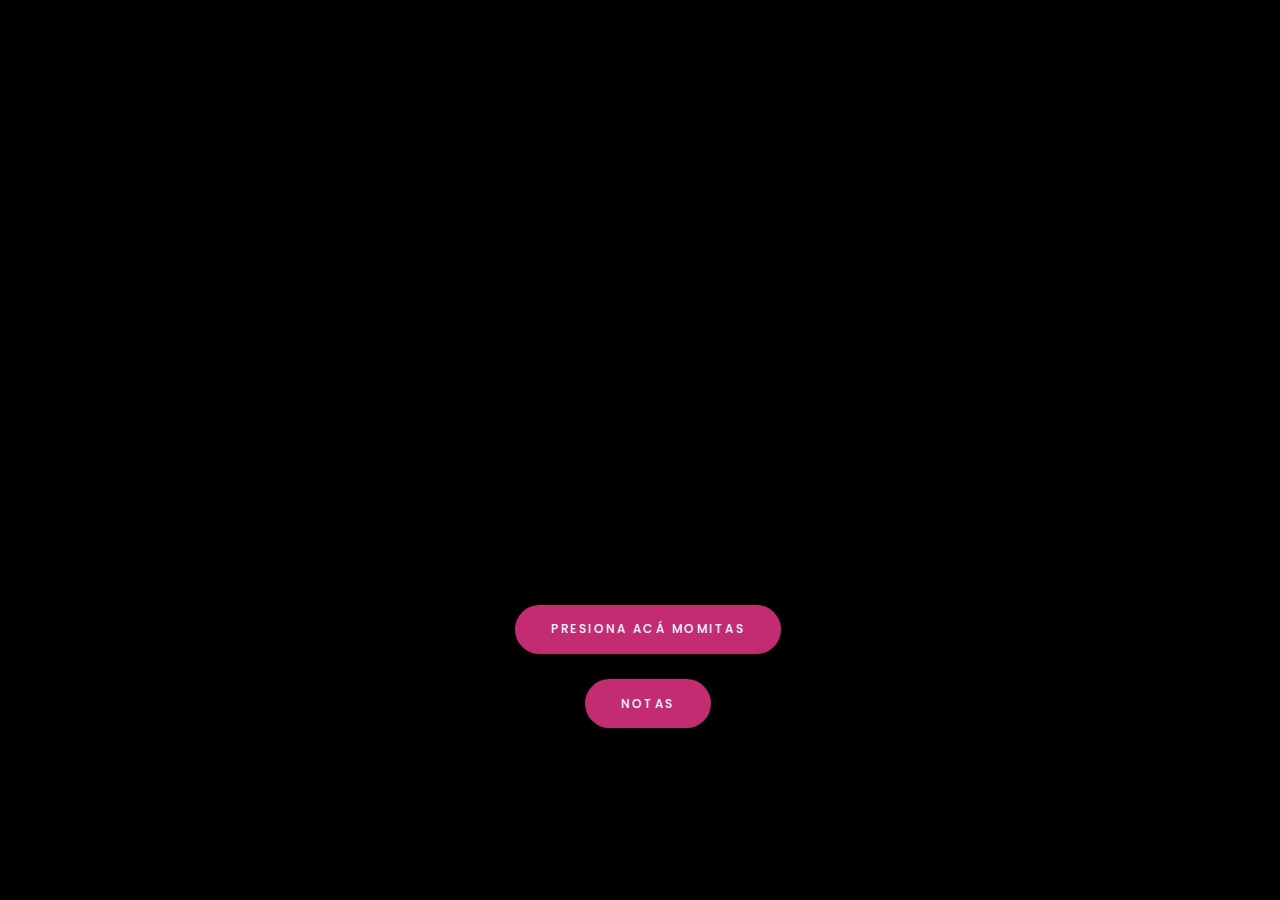
<file: index.html>
<!DOCTYPE html>
<html lang="es">

<head>
    <meta charset="UTF-8">
    <meta http-equiv="X-UA-Compatible" content="IE=edge">
    <meta name="viewport" content="width=device-width, initial-scale=1.0">
    <link rel="stylesheet" href="css/style.css">
    <link rel="icon" href="img/florasinfondo.png" type="image/x-icon">
    <title>Flowers</title>
</head>

<body>
    <div class="greetings">
        <span>H</span>
        <span>o</span>
        <span>l</span>
        <span>a</span>
        <br>
        <span>D</span>
        <span>i</span>
        <span>n</span>
        <span>d</span>
        <span>a</span>
        <br>
        <span>♡♡</span>
    </div>
    <!-- <div class="description">
        <span>A</span>
    </div> -->
    <!-- <div class="button">
        <button class="botones">
            <a href="flower.html" style="color: #fff;">  Presiona acá momitas  </a>
        </button>
    </div> -->
    <br><br><br>
    <div class="button">
        <button class="buttonBetter">
          <a href="flower.html" style="color: #fff; text-decoration: none;">Presiona acá momitas</a>
          <span></span>
          <span></span>
          <span></span>
          <span></span>
        </button>
    </div>
    <br>
    <div class="button">
        <button class="buttonBetter">
          <a href="notes.html" style="color: #fff; text-decoration: none;">Notas</a>
          <span></span>
          <span></span>
          <span></span>
          <span></span>
        </button>
    </div>
 
</body>

</html>
</file>
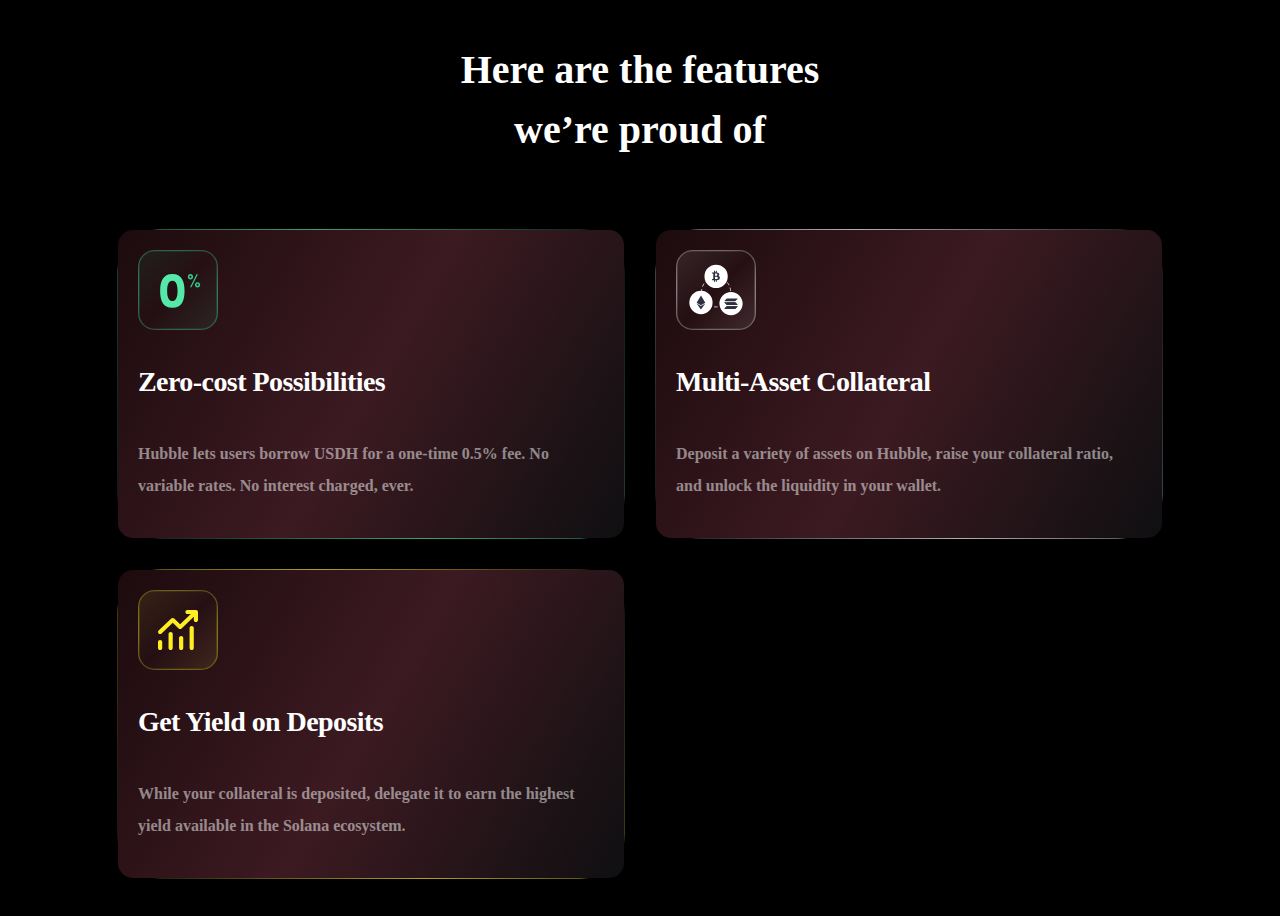
<file: test.html>
<!DOCTYPE html>
<html lang="en">
<head>
    <meta charset="UTF-8">
    <meta name="viewport" content="width=device-width, initial-scale=1.0">
    <title>Document</title>
    <link rel="stylesheet" href="css/test.css">
</head>
<body>
    <div class="container">
        <p class="container-title">Here are the features<br>we’re proud of</p>
      
        <div class="gradient-cards">
          <div class="card">
            <div class="container-card bg-green-box">
              <svg width="80" height="80" viewBox="0 0 120 120" fill="none" xmlns="http://www.w3.org/2000/svg">
                <rect x="1" y="1" width="118" height="118" rx="24" fill="url(#paint0_linear_1366_4547)" fill-opacity="0.15" stroke="url(#paint1_radial_1366_4547)" stroke-width="2"></rect>
                <path d="M33.2182 61.4C33.2182 75.425 37.2682 86.75 51.5932 86.75C65.9182 86.75 69.8182 75.425 69.8182 61.4C69.8182 47.225 65.9182 35.9 51.5932 35.9C37.2682 35.9 33.2182 47.225 33.2182 61.4ZM43.7182 61.4C43.7182 53.075 45.5932 46.1 51.5932 46.1C57.5182 46.1 59.3182 53.075 59.3182 61.4C59.3182 69.65 57.5182 76.55 51.5932 76.55C45.5932 76.55 43.7182 69.65 43.7182 61.4Z" fill="#54E8A9"></path>
                <path d="M87.7143 36.35L78.0543 56H80.1243L89.7843 36.35H87.7143ZM74.6943 40.16C74.6943 42.44 76.4043 44.15 78.6843 44.15C80.9343 44.15 82.7043 42.44 82.7043 40.16C82.7043 37.91 80.9343 36.14 78.6843 36.14C76.4043 36.14 74.6943 37.91 74.6943 40.16ZM77.1243 40.16C77.1243 39.29 77.7543 38.57 78.6843 38.57C79.5543 38.57 80.2743 39.29 80.2743 40.16C80.2743 41.09 79.5543 41.72 78.6843 41.72C77.7543 41.72 77.1243 41.09 77.1243 40.16ZM85.3143 52.31C85.3143 54.59 87.0243 56.3 89.3043 56.3C91.5543 56.3 93.3243 54.59 93.3243 52.31C93.3243 50.06 91.5543 48.29 89.3043 48.29C87.0243 48.29 85.3143 50.06 85.3143 52.31ZM87.7443 52.31C87.7443 51.44 88.3743 50.72 89.3043 50.72C90.1743 50.72 90.8943 51.44 90.8943 52.31C90.8943 53.24 90.1743 53.87 89.3043 53.87C88.3743 53.87 87.7443 53.24 87.7443 52.31Z" fill="#2FCB89"></path>
                <defs>
                  <linearGradient id="paint0_linear_1366_4547" x1="0.0063367" y1="0.168432" x2="120.853" y2="119.009" gradientUnits="userSpaceOnUse">
                    <stop stop-color="#2FCB89" stop-opacity="0.7"></stop>
                    <stop offset="0.489583" stop-color="#2FCB89" stop-opacity="0"></stop>
                    <stop offset="1" stop-color="#2FCB89" stop-opacity="0.7"></stop>
                  </linearGradient>
                  <radialGradient id="paint1_radial_1366_4547" cx="0" cy="0" r="1" gradientUnits="userSpaceOnUse" gradientTransform="translate(60 60) rotate(96.8574) scale(122.674 149.921)">
                    <stop stop-color="#54E8A9"></stop>
                    <stop offset="1" stop-color="#1A3E31" stop-opacity="0.2"></stop>
                  </radialGradient>
                </defs>
              </svg>
              <p class="card-title">Zero-cost Possibilities</p>
              <p class="card-description">Hubble lets users borrow USDH for a one-time 0.5% fee. No variable rates. No interest charged, ever.</p>
            </div>
          </div>
      
          <div class="card">
            <div class="container-card bg-white-box">
              <svg width="80" height="80" viewBox="0 0 120 120" fill="none" xmlns="http://www.w3.org/2000/svg">
                <rect x="1" y="1" width="118" height="118" rx="24" fill="url(#paint0_linear_1366_4565)" fill-opacity="0.15" stroke="url(#paint1_radial_1366_4565)" stroke-width="2"></rect>
                <ellipse rx="21.9462" ry="22.2891" transform="matrix(0.964749 0.263173 -0.254526 0.967066 60.1463 63.0804)" stroke="white" stroke-width="1.00101" stroke-linecap="round" stroke-dasharray="4 5.01"></ellipse>
                <ellipse rx="17.4359" ry="17.5832" transform="matrix(-1 0 0 1 60.1466 39.5834)" fill="white"></ellipse>
                <path d="M63.5924 38.93C64.4717 38.4692 65.0312 37.6495 64.9014 36.2874C64.7314 34.4228 63.2378 33.7982 61.2597 33.624V31.0427H59.721V33.5522C59.3212 33.5522 58.9118 33.5626 58.5019 33.5725V31.0427H56.9631V33.624C56.3974 33.6416 55.7384 33.6328 53.876 33.624V35.3039C55.0905 35.282 55.7283 35.2019 55.8744 36.0003V43.0678C55.7815 43.7013 55.2869 43.6103 54.186 43.5905L53.8765 45.4649C56.682 45.4649 56.9641 45.4754 56.9641 45.4754V47.6858H58.5029V45.506C58.9224 45.5164 59.3319 45.5164 59.722 45.5164V47.6863H61.2607V45.4759C63.8385 45.3323 65.5619 44.6666 65.7917 42.1774C65.9713 40.1803 65.0526 39.2888 63.5935 38.9305L63.5924 38.93ZM58.5318 35.4167C59.4008 35.4167 62.1186 35.14 62.1186 36.9942C62.1186 38.7661 59.4008 38.5612 58.5318 38.5612V35.4167ZM58.5318 43.6004V40.1381C59.5708 40.1381 62.7528 39.8412 62.7528 41.869C62.7528 43.8256 59.5708 43.5999 58.5318 43.5999V43.6004Z" fill="#2E3042"></path>
                <path d="M82.5643 62.834C92.1944 62.834 100 70.7058 100 80.4172C100 90.1286 92.1944 98.0004 82.5643 98.0004C72.9342 98.0004 65.1284 90.1286 65.1284 80.4172C65.1284 70.7058 72.9342 62.834 82.5643 62.834ZM92.0516 84.2822H76.3964C76.2271 84.282 76.0646 84.3491 75.9441 84.469L72.8514 87.5626C72.8065 87.6073 72.7759 87.6645 72.7634 87.7269C72.751 87.7893 72.7573 87.854 72.7815 87.9128C72.8057 87.9716 72.8468 88.0217 72.8994 88.0568C72.9521 88.0919 73.0139 88.1104 73.077 88.1098H88.7323C88.9015 88.11 89.064 88.0429 89.1845 87.923L92.2772 84.8284C92.3217 84.7836 92.352 84.7264 92.3643 84.6642C92.3765 84.602 92.3701 84.5376 92.346 84.479C92.3218 84.4205 92.2809 84.3705 92.2285 84.3355C92.1761 84.3004 92.1145 84.2819 92.0516 84.2822ZM88.7323 78.4665H73.077L73.0029 78.4742C72.9476 78.487 72.8968 78.5146 72.8556 78.5539C72.8145 78.5933 72.7846 78.6431 72.769 78.6981C72.7534 78.7531 72.7527 78.8113 72.767 78.8666C72.7813 78.9219 72.8101 78.9724 72.8503 79.0127L75.9452 82.1074L76.0215 82.1733C76.1305 82.2502 76.2612 82.2942 76.3964 82.2942H92.0516L92.1257 82.2865C92.181 82.2737 92.2319 82.2462 92.273 82.2068C92.3141 82.1674 92.3441 82.1177 92.3596 82.0627C92.3752 82.0077 92.3759 81.9495 92.3616 81.8941C92.3473 81.8388 92.3185 81.7883 92.2783 81.748L89.1834 78.6534L89.1071 78.5874C88.9978 78.5086 88.8667 78.4663 88.7323 78.4665Z" fill="white"></path>
                <path d="M92.0507 84.5023H76.3954C76.2262 84.5022 76.0637 84.57 75.9432 84.6911L72.8505 87.8164C72.8056 87.8616 72.775 87.9194 72.7625 87.9825C72.75 88.0455 72.7563 88.1109 72.7806 88.1703C72.8048 88.2296 72.8458 88.2803 72.8985 88.3158C72.9511 88.3512 73.013 88.3699 73.0761 88.3693H88.7313C88.9006 88.3695 89.0631 88.3017 89.1836 88.1806L92.2763 85.0541C92.3208 85.0089 92.3511 84.9512 92.3633 84.8883C92.3756 84.8255 92.3692 84.7604 92.345 84.7012C92.3208 84.6421 92.2799 84.5916 92.2275 84.5562C92.1751 84.5208 92.1136 84.502 92.0507 84.5023ZM88.7313 78.627H73.0761L73.002 78.6347C72.9467 78.6477 72.8958 78.6755 72.8547 78.7152C72.8136 78.755 72.7836 78.8053 72.7681 78.8608C72.7525 78.9164 72.7518 78.9752 72.7661 79.0311C72.7804 79.087 72.8092 79.138 72.8494 79.1787L75.9443 82.3052L76.0206 82.3718C76.1295 82.4495 76.2603 82.4939 76.3954 82.4939H92.0507L92.1248 82.4861C92.1801 82.4732 92.2309 82.4454 92.2721 82.4056C92.3132 82.3659 92.3431 82.3156 92.3587 82.26C92.3743 82.2045 92.375 82.1457 92.3606 82.0898C92.3463 82.0338 92.3176 81.9829 92.2773 81.9421L89.1825 78.8157L89.1062 78.7491C88.9968 78.6694 88.8657 78.6267 88.7313 78.627ZM92.0507 72.8259H76.3954C76.2262 72.8258 76.0637 72.8936 75.9432 73.0147L72.8505 76.1411C72.806 76.1864 72.7757 76.2441 72.7634 76.3069C72.7512 76.3698 72.7576 76.4349 72.7817 76.4941C72.8059 76.5532 72.8468 76.6037 72.8992 76.6391C72.9516 76.6745 73.0132 76.6932 73.0761 76.6929H88.7313C88.9006 76.6931 89.0631 76.6253 89.1836 76.5042L92.2763 73.3788C92.3212 73.3336 92.3518 73.2758 92.3643 73.2128C92.3767 73.1498 92.3704 73.0844 92.3462 73.025C92.322 72.9656 92.2809 72.915 92.2283 72.8795C92.1756 72.844 92.1138 72.8254 92.0507 72.8259Z" fill="#2E3042"></path>
                <ellipse cx="37.4359" cy="78.7687" rx="17.4359" ry="17.5832" fill="white"></ellipse>
                <path d="M43.9081 78.9791L37.4362 82.8079L30.96 78.9791L37.4362 68.2188L43.9081 78.9791ZM37.4362 84.0374L30.96 80.2086L37.4362 89.3434L43.9124 80.2086L37.4362 84.0374Z" fill="#2E3042"></path>
                <defs>
                  <linearGradient id="paint0_linear_1366_4565" x1="0" y1="0" x2="120" y2="120" gradientUnits="userSpaceOnUse">
                    <stop stop-color="white" stop-opacity="0.7"></stop>
                    <stop offset="0.505208" stop-color="white" stop-opacity="0"></stop>
                    <stop offset="1" stop-color="white" stop-opacity="0.7"></stop>
                  </linearGradient>
                  <radialGradient id="paint1_radial_1366_4565" cx="0" cy="0" r="1" gradientUnits="userSpaceOnUse" gradientTransform="translate(60 60) rotate(96.8574) scale(122.674 149.921)">
                    <stop stop-color="white"></stop>
                    <stop offset="1" stop-color="#363437" stop-opacity="0.2"></stop>
                  </radialGradient>
                </defs>
              </svg>
              <p class="card-title">Multi-Asset Collateral</p>
              <p class="card-description">Deposit a variety of assets on Hubble, raise your collateral ratio, and unlock the liquidity in your wallet.</p>
            </div>
          </div>
      
          <div class="card">
            <div class="container-card bg-yellow-box">
              <svg width="80" height="80" viewBox="0 0 120 120" fill="none" xmlns="http://www.w3.org/2000/svg">
                <rect x="1" y="1" width="118" height="118" rx="24" fill="url(#paint0_linear_1366_4557)" fill-opacity="0.15" stroke="url(#paint1_radial_1366_4557)" stroke-width="2"></rect>
                <path d="M74.2105 36C73.373 36 72.5698 35.6839 71.9776 35.1213C71.3853 34.5587 71.0526 33.7956 71.0526 33C71.0526 32.2044 71.3853 31.4413 71.9776 30.8787C72.5698 30.3161 73.373 30 74.2105 30H86.8421C87.6796 30 88.4829 30.3161 89.0751 30.8787C89.6673 31.4413 90 32.2044 90 33V45C90 45.7956 89.6673 46.5587 89.0751 47.1213C88.4829 47.6839 87.6796 48 86.8421 48C86.0046 48 85.2014 47.6839 84.6091 47.1213C84.0169 46.5587 83.6842 45.7956 83.6842 45V40.242L65.3905 57.621C64.7983 58.1834 63.9953 58.4994 63.1579 58.4994C62.3205 58.4994 61.5175 58.1834 60.9253 57.621L52.1053 49.242L35.3905 65.121C34.7949 65.6675 33.9972 65.9699 33.1693 65.963C32.3413 65.9562 31.5492 65.6407 30.9637 65.0845C30.3782 64.5282 30.0461 63.7758 30.0389 62.9892C30.0317 62.2026 30.35 61.4448 30.9253 60.879L49.8726 42.879C50.4648 42.3166 51.2679 42.0006 52.1053 42.0006C52.9426 42.0006 53.7457 42.3166 54.3379 42.879L63.1579 51.258L79.219 36H74.2105ZM36.3158 78V87C36.3158 87.7957 35.9831 88.5587 35.3909 89.1213C34.7986 89.6839 33.9954 90 33.1579 90C32.3204 90 31.5171 89.6839 30.9249 89.1213C30.3327 88.5587 30 87.7957 30 87V78C30 77.2043 30.3327 76.4413 30.9249 75.8787C31.5171 75.3161 32.3204 75 33.1579 75C33.9954 75 34.7986 75.3161 35.3909 75.8787C35.9831 76.4413 36.3158 77.2043 36.3158 78ZM52.1053 66C52.1053 65.2043 51.7726 64.4413 51.1803 63.8787C50.5881 63.3161 49.7849 63 48.9474 63C48.1098 63 47.3066 63.3161 46.7144 63.8787C46.1222 64.4413 45.7895 65.2043 45.7895 66V87C45.7895 87.7957 46.1222 88.5587 46.7144 89.1213C47.3066 89.6839 48.1098 90 48.9474 90C49.7849 90 50.5881 89.6839 51.1803 89.1213C51.7726 88.5587 52.1053 87.7957 52.1053 87V66ZM64.7368 69C65.5744 69 66.3776 69.3161 66.9698 69.8787C67.562 70.4413 67.8947 71.2043 67.8947 72V87C67.8947 87.7957 67.562 88.5587 66.9698 89.1213C66.3776 89.6839 65.5744 90 64.7368 90C63.8993 90 63.0961 89.6839 62.5039 89.1213C61.9117 88.5587 61.5789 87.7957 61.5789 87V72C61.5789 71.2043 61.9117 70.4413 62.5039 69.8787C63.0961 69.3161 63.8993 69 64.7368 69ZM83.6842 57C83.6842 56.2044 83.3515 55.4413 82.7593 54.8787C82.1671 54.3161 81.3638 54 80.5263 54C79.6888 54 78.8856 54.3161 78.2933 54.8787C77.7011 55.4413 77.3684 56.2044 77.3684 57V87C77.3684 87.7957 77.7011 88.5587 78.2933 89.1213C78.8856 89.6839 79.6888 90 80.5263 90C81.3638 90 82.1671 89.6839 82.7593 89.1213C83.3515 88.5587 83.6842 87.7957 83.6842 87V57Z" fill="#FFEE24"></path>
                <defs>
                  <linearGradient id="paint0_linear_1366_4557" x1="-0.0208152" y1="-0.102528" x2="119.899" y2="119.817" gradientUnits="userSpaceOnUse">
                    <stop stop-color="#FFE34B" stop-opacity="0.7"></stop>
                    <stop offset="0.510417" stop-color="#FFE34B" stop-opacity="0"></stop>
                    <stop offset="1" stop-color="#FFE34B" stop-opacity="0.7"></stop>
                  </linearGradient>
                  <radialGradient id="paint1_radial_1366_4557" cx="0" cy="0" r="1" gradientUnits="userSpaceOnUse" gradientTransform="translate(60 60) rotate(96.8574) scale(122.674 149.921)">
                    <stop stop-color="#FFEE24"></stop>
                    <stop offset="1" stop-color="#302A1A" stop-opacity="0.2"></stop>
                  </radialGradient>
                </defs>
              </svg>
              <p class="card-title">Get Yield on Deposits</p>
              <p class="card-description">While your collateral is deposited, delegate it to earn the highest yield available in the Solana ecosystem.</p>
            </div>
          </div>
      
          
        </div>
      </div>
</body>
</html>
</file>
<file: css/style.css>
@import url('https://fonts.googleapis.com/css2?family=Poppins:ital,wght@0,500;1,900&display=swap');
*{
    font-family: 'Poppins',cursive;
}
body{
    width: 100%;
    height: 82vh;
    display: flex;
    flex-direction: column;
    align-items: center;
    justify-content: center;
    background-color: black;
    /* padding-top: -30; */
}


.greetings{
    font-size: 7rem;
    font-weight: 900;
}
.greetings > span{
    animation: glow 2.5s ease-in-out infinite;
}
@keyframes glow{
    0%, 100%{
        color: #fff;
        text-shadow: 0 0 12px #c439d6, 0 0 50px #c439d6, 0 0 100px #c439d6;
    }
    10%, 90%{
        color: #111;
        text-shadow: none;
    }
}
.greetings > span:nth-child(2){
    animation-delay: .2s ;
}
.greetings > span:nth-child(3){
    animation-delay: .4s ;
}
.greetings > span:nth-child(4){
    animation-delay: .6s;
}
.greetings > span:nth-child(5){
    animation-delay: .8s;
}
.greetings > span:nth-child(6){
    animation-delay: 1s;
}

.description{
    font-size: 1.5rem;
    margin-bottom: 20px;
}


@media screen and (max-width:574px){
    .greetings{
        display: block;
        font-size: 4rem;
        font-weight: 800;
        text-align: center;
    }
    .description{
        font-size: 2rem;
    }
    
    .button a{
        font-size: 1rem;
    }
}

.wrapper{
    position: absolute;
    top:50%;
    left:50%;
    transform: translate(-50%, -50%);
    width: fit-content;
    height:auto;
}

button {
    padding: 1.3em 3em;
    font-size: 12px;
    text-transform: uppercase;
    letter-spacing: 2.5px;
    font-weight: 500;
    color: #000;  /* Color del texto normal */
    background-color: #c32c71;
    border: none;
    border-radius: 45px;
    box-shadow: 0px 8px 15px rgba(0, 0, 0, 0.1);
    transition: all 0.3s ease;  /* Transición suave */
    cursor: pointer;
    outline: none;
}

button:hover {
    background-color: #c32c71;  /* Fondo verde cuando pasa el mouse */
    box-shadow: 0px 15px 20px rgba(180, 33, 148, 0.637);
    color: #fff;  /* Cambio de color del texto a blanco en hover */
    transform: translateY(-7px);  /* Efecto de levantamiento */
}

button:active {
    transform: translateY(-1px);  /* Efecto al hacer clic, el botón se mueve un poco */
}
</file>
<file: css/test.css>
body {
    background-color: black;
  }
  
  .container {
    width: 1200px !important;
    padding: 0 !important;
    margin-right: auto;
    margin-left: auto;
  
    @media screen and (min-width: 992px) and (max-width: 1439px) {
      max-width: 1279px !important;
      padding: 0 !important;
      margin: 0 80px !important;
      width: auto !important;
    }
  
    @media screen and (max-width: 991px) {
      max-width: 959px !important;
      margin: 0 16px !important;
      padding: 0 !important;
      width: auto !important;
    }
  }
  
  .gradient-cards {
    display: grid;
    grid-template-columns: repeat(2, 1fr);
    gap: 32px;
    padding: 30px;
    @media screen and (max-width: 991px) {
      grid-template-columns: 1fr;
    }
  }
  
  .container-title {
    text-align: center;
    padding: 0 !important;
    margin-bottom: 40px;
    font-size: 40px;
    color: #fff;
    font-weight: 600;
    line-height: 60px;
  }
  
  .card {
    max-width: 550px;
    border: 0;
    width: 100%;
    margin-inline: auto;
  }
  
  .container-card {
    background: linear-gradient(120deg, #1c0b0e, #3c1a21, #0f0f11);
    border-radius: 15px; /* Ajusta según tu diseño */
    padding: 20px;
    color: #fff; /* Contraste adecuado con el fondo */
  }
  
  
  
  .bg-green-box,
  .bg-white-box,
  .bg-yellow-box,
  .bg-blue-box {
    position: relative;
  }
  
  .bg-green-box::after,
  .bg-white-box::after,
  .bg-yellow-box::after,
  .bg-blue-box::after {
    position: absolute;
    top: -1px;
    bottom: -1px;
    left: -1px;
    right: -1px;
    content: "";
    z-index: -1;
    border-radius: 45px;
  }
  
  .bg-green-box::after {
    background: linear-gradient(71deg, #0d1212, #3da077, #0d1212);
  }
  
  .bg-white-box::after {
    background: linear-gradient(71deg, #121013, #b0afb0, #121013);
  }
  
  .bg-yellow-box::after {
    background: linear-gradient(71deg, #110e0e, #afa220, #110e0e);
  }
  
  .bg-blue-box::after {
    background: linear-gradient(71deg, #0c0a0e, #5f6fad, #0c0a0e);
  }
  
  .card-title {
    font-weight: 600;
    color: white;
    letter-spacing: -0.02em;
    line-height: 40px;
    font-style: normal;
    font-size: 28px;
    padding-bottom: 8px;
  }
  
  .card-description {
    font-weight: 600;
    line-height: 32px;
    color: hsla(0, 0%, 100%, 0.5);
    font-size: 16px;
    max-width: 470px;
  }
</file>
